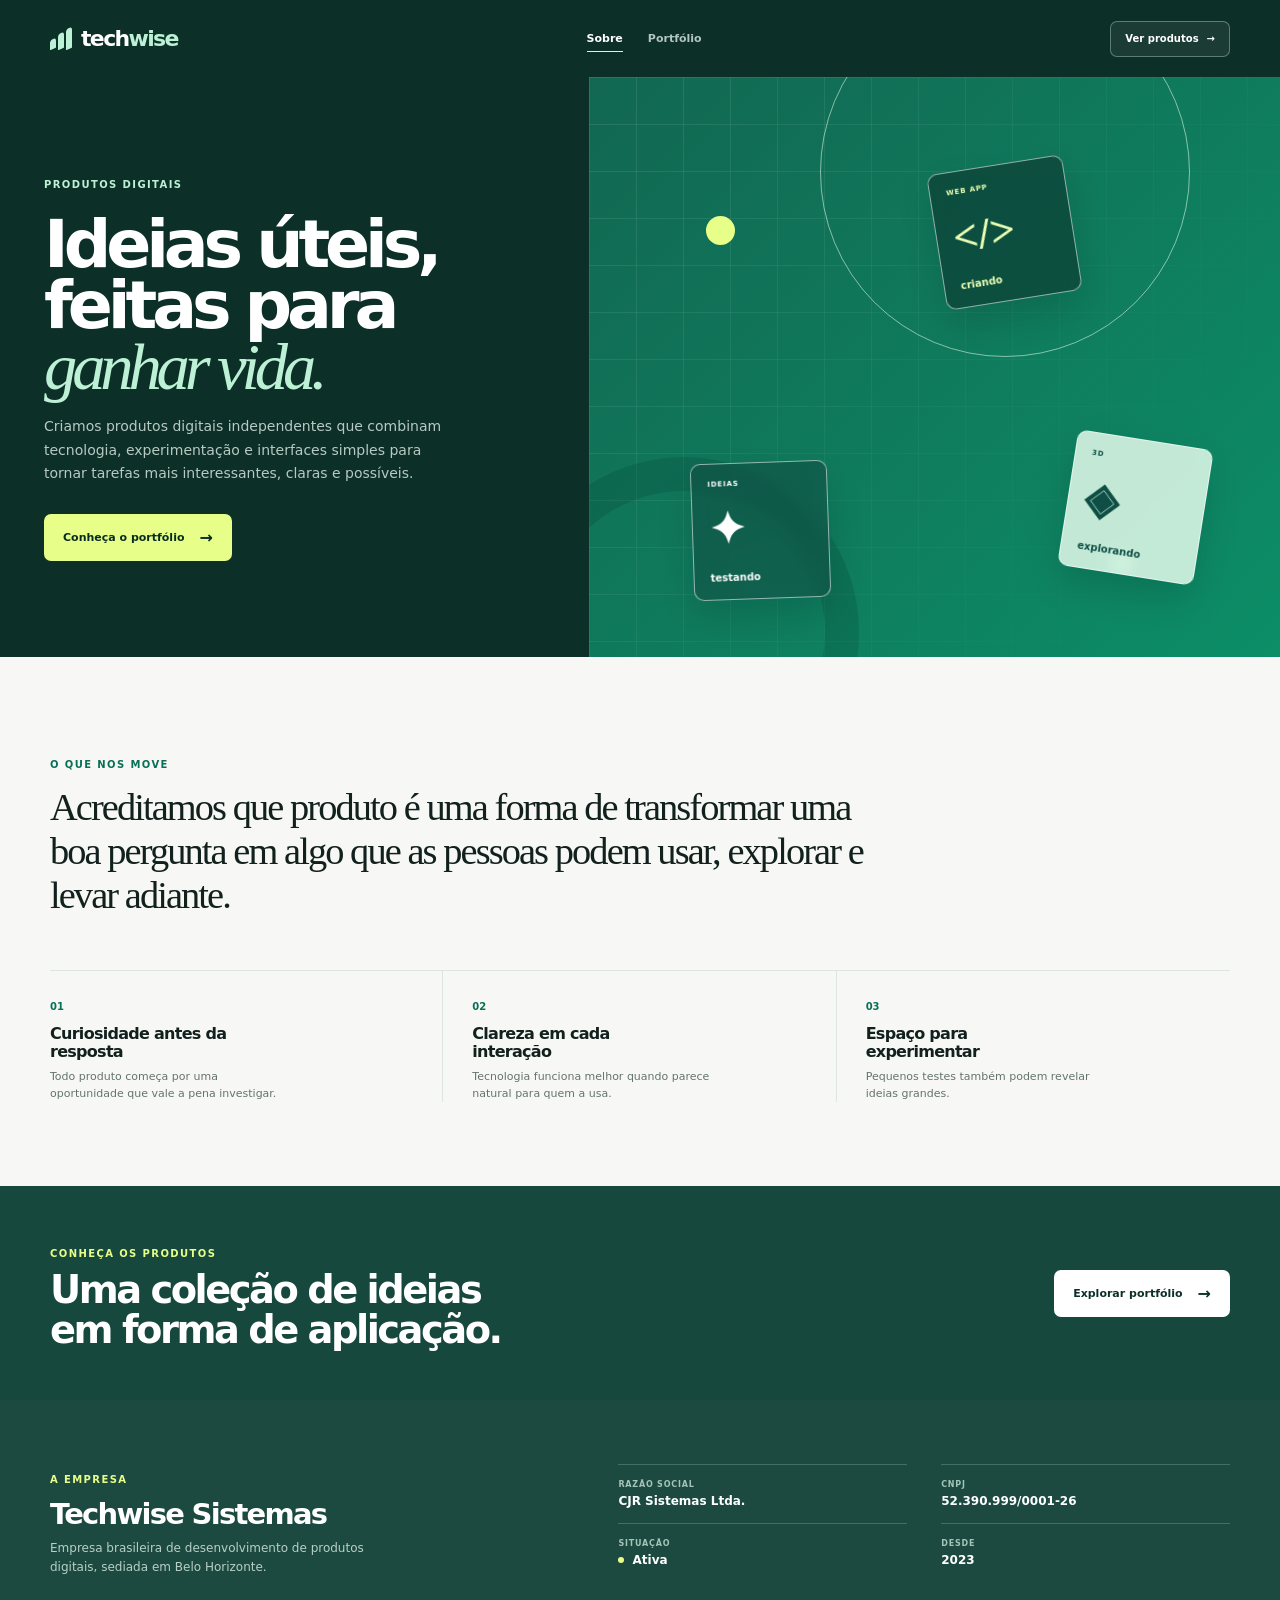
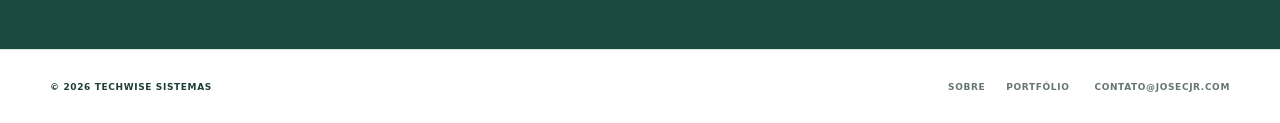
<file: index.html>
<!DOCTYPE html>
<html lang="pt-BR">
  <head>
    <meta charset="UTF-8">
    <meta name="viewport" content="width=device-width, initial-scale=1.0">
    <meta name="description" content="Techwise Sistemas cria produtos digitais independentes para explorar, criar e simplificar.">
    <meta name="theme-color" content="#0c3028">
    <title>Techwise Sistemas — Produtos digitais</title>
    <link rel="stylesheet" href="styles.css">
  </head>
  <body>
    <header class="site-header dark-header">
      <a class="brand" href="index.html" aria-label="Techwise Sistemas, página inicial"><span class="brand-mark" aria-hidden="true"><i></i><i></i><i></i></span><span>tech<span>wise</span></span></a>
      <button class="menu-toggle" type="button" aria-label="Abrir menu" aria-expanded="false" data-menu-toggle>☰</button>
      <nav class="site-nav" aria-label="Navegação principal" data-menu>
        <a class="nav-link is-current" href="index.html">Sobre</a>
        <a class="nav-link" href="portfolio/index.html">Portfólio</a>
      </nav>
      <a class="header-cta" href="portfolio/index.html">Ver produtos <span>→</span></a>
    </header>

    <main>
      <section class="hero">
        <div class="hero-copy content-wide">
          <p class="section-kicker">PRODUTOS DIGITAIS</p>
          <h1>Ideias úteis,<br>feitas para <em>ganhar vida.</em></h1>
          <p>Criamos produtos digitais independentes que combinam tecnologia, experimentação e interfaces simples para tornar tarefas mais interessantes, claras e possíveis.</p>
          <a class="button button-primary" href="portfolio/index.html">Conheça o portfólio <span>→</span></a>
        </div>
        <div class="hero-art" aria-hidden="true">
          <div class="art-grid"></div><i class="orbit orbit-one"></i><i class="orbit orbit-two"></i><i class="dot dot-one"></i><i class="dot dot-two"></i>
          <div class="product-tile tile-code"><small>WEB APP</small><strong>&lt;/&gt;</strong><span>criando</span></div>
          <div class="product-tile tile-3d"><small>3D</small><strong>◈</strong><span>explorando</span></div>
          <div class="product-tile tile-play"><small>IDEIAS</small><strong>✦</strong><span>testando</span></div>
        </div>
      </section>

      <section class="manifesto content-wide">
        <p class="section-kicker">O QUE NOS MOVE</p>
        <p class="manifesto-copy">Acreditamos que produto é uma forma de transformar uma boa pergunta em algo que as pessoas podem usar, explorar e levar adiante.</p>
        <div class="principles">
          <article><span>01</span><h2>Curiosidade antes da resposta</h2><p>Todo produto começa por uma oportunidade que vale a pena investigar.</p></article>
          <article><span>02</span><h2>Clareza em cada interação</h2><p>Tecnologia funciona melhor quando parece natural para quem a usa.</p></article>
          <article><span>03</span><h2>Espaço para experimentar</h2><p>Pequenos testes também podem revelar ideias grandes.</p></article>
        </div>
      </section>

      <section class="portfolio-prompt">
        <div class="content-wide portfolio-prompt-inner"><div><p class="section-kicker">CONHEÇA OS PRODUTOS</p><h2>Uma coleção de ideias<br>em forma de aplicação.</h2></div><a class="button button-light" href="portfolio/index.html">Explorar portfólio <span>→</span></a></div>
      </section>

      <section class="company-data">
        <div class="content-wide company-data-grid">
          <div><p class="section-kicker">A EMPRESA</p><h2>Techwise Sistemas</h2><p>Empresa brasileira de desenvolvimento de produtos digitais, sediada em Belo Horizonte.</p></div>
          <dl><div><dt>Razão social</dt><dd>CJR Sistemas Ltda.</dd></div><div><dt>CNPJ</dt><dd>52.390.999/0001-26</dd></div><div><dt>Situação</dt><dd><span class="active-dot"></span> Ativa</dd></div><div><dt>Desde</dt><dd>2023</dd></div></dl>
        </div>
      </section>
    </main>

    <footer class="site-footer"><div class="content-wide footer-inner"><span>© 2026 Techwise Sistemas</span><nav aria-label="Navegação do rodapé"><a href="index.html">Sobre</a><a href="portfolio/index.html">Portfólio</a></nav><a href="mailto:contato@josecjr.com">contato@josecjr.com</a></div></footer>
    <script src="app.js"></script>
  </body>
</html>
</file>
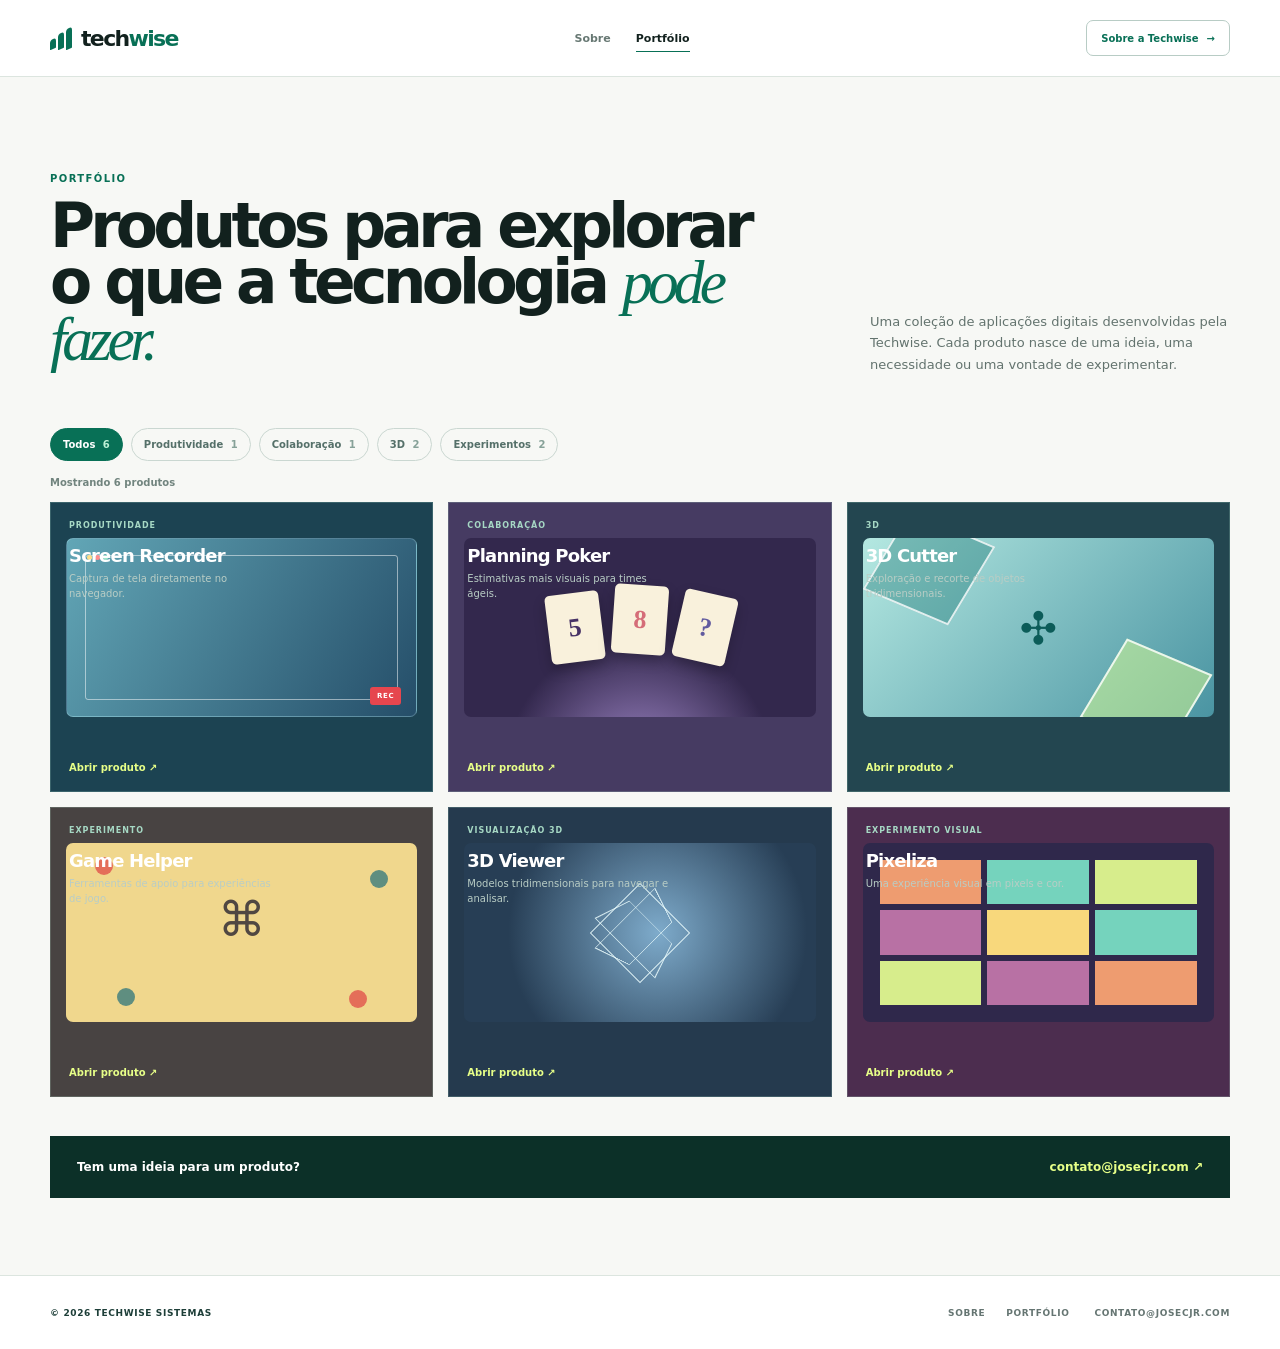
<file: portfolio/index.html>
<!DOCTYPE html>
<html lang="pt-BR">
  <head>
    <meta charset="UTF-8">
    <meta name="viewport" content="width=device-width, initial-scale=1.0">
    <meta name="description" content="Portfólio de produtos digitais desenvolvidos pela Techwise Sistemas.">
    <meta name="theme-color" content="#f7f8f5">
    <title>Portfólio — Techwise Sistemas</title>
    <link rel="stylesheet" href="../styles.css">
  </head>
  <body>
    <header class="site-header light-header">
      <a class="brand" href="../index.html" aria-label="Techwise Sistemas, página inicial"><span class="brand-mark" aria-hidden="true"><i></i><i></i><i></i></span><span>tech<span>wise</span></span></a>
      <button class="menu-toggle" type="button" aria-label="Abrir menu" aria-expanded="false" data-menu-toggle>☰</button>
      <nav class="site-nav" aria-label="Navegação principal" data-menu><a class="nav-link" href="../index.html">Sobre</a><a class="nav-link is-current" href="index.html">Portfólio</a></nav>
      <a class="header-cta" href="../index.html">Sobre a Techwise <span>→</span></a>
    </header>

    <main class="portfolio-main content-wide">
      <section class="portfolio-intro">
        <div><p class="section-kicker">PORTFÓLIO</p><h1>Produtos para explorar<br>o que a tecnologia <em>pode fazer.</em></h1></div>
        <p>Uma coleção de aplicações digitais desenvolvidas pela Techwise. Cada produto nasce de uma ideia, uma necessidade ou uma vontade de experimentar.</p>
      </section>

      <div class="filters" role="group" aria-label="Filtrar produtos">
        <button class="filter is-active" type="button" data-filter="todos">Todos <span>6</span></button>
        <button class="filter" type="button" data-filter="produtividade">Produtividade <span>1</span></button>
        <button class="filter" type="button" data-filter="colaboracao">Colaboração <span>1</span></button>
        <button class="filter" type="button" data-filter="3d">3D <span>2</span></button>
        <button class="filter" type="button" data-filter="experimentos">Experimentos <span>2</span></button>
      </div>
      <p class="filter-feedback" aria-live="polite">Mostrando 6 produtos</p>

      <section class="projects-grid" aria-label="Produtos da Techwise">
        <a class="project-card project-recorder" data-category="produtividade" href="https://screen-recorder.ne-xxi.com/" target="_blank" rel="noopener noreferrer"><span class="project-type">PRODUTIVIDADE</span><div class="project-art recorder-art" aria-hidden="true"><i></i><i></i><i></i><b>REC</b></div><div class="project-copy"><h2>Screen Recorder</h2><p>Captura de tela diretamente no navegador.</p></div><span class="project-link">Abrir produto ↗</span></a>
        <a class="project-card project-poker" data-category="colaboracao" href="https://planning-poker.josecjr.work/" target="_blank" rel="noopener noreferrer"><span class="project-type">COLABORAÇÃO</span><div class="project-art poker-art" aria-hidden="true"><i>5</i><i>8</i><i>?</i></div><div class="project-copy"><h2>Planning Poker</h2><p>Estimativas mais visuais para times ágeis.</p></div><span class="project-link">Abrir produto ↗</span></a>
        <a class="project-card project-cutter" data-category="3d" href="https://3d-cutter.ne-xxi.com/" target="_blank" rel="noopener noreferrer"><span class="project-type">3D</span><div class="project-art cutter-art" aria-hidden="true"><i></i><i></i><span>✣</span></div><div class="project-copy"><h2>3D Cutter</h2><p>Exploração e recorte de objetos tridimensionais.</p></div><span class="project-link">Abrir produto ↗</span></a>
        <a class="project-card project-helper" data-category="experimentos" href="https://game-helper.ne-xxi.com/" target="_blank" rel="noopener noreferrer"><span class="project-type">EXPERIMENTO</span><div class="project-art helper-art" aria-hidden="true"><span>⌘</span><i></i><i></i><i></i><i></i></div><div class="project-copy"><h2>Game Helper</h2><p>Ferramentas de apoio para experiências de jogo.</p></div><span class="project-link">Abrir produto ↗</span></a>
        <a class="project-card project-viewer" data-category="3d" href="https://3d-viewer.ne-xxi.com/" target="_blank" rel="noopener noreferrer"><span class="project-type">VISUALIZAÇÃO 3D</span><div class="project-art viewer-art" aria-hidden="true"><i></i><i></i><i></i></div><div class="project-copy"><h2>3D Viewer</h2><p>Modelos tridimensionais para navegar e analisar.</p></div><span class="project-link">Abrir produto ↗</span></a>
        <a class="project-card project-pixeliza" data-category="experimentos" href="https://pixeliza.ne-xxi.com/" target="_blank" rel="noopener noreferrer"><span class="project-type">EXPERIMENTO VISUAL</span><div class="project-art pixeliza-art" aria-hidden="true"><i></i><i></i><i></i><i></i><i></i><i></i><i></i><i></i><i></i></div><div class="project-copy"><h2>Pixeliza</h2><p>Uma experiência visual em pixels e cor.</p></div><span class="project-link">Abrir produto ↗</span></a>
      </section>

      <aside class="portfolio-note"><span>Tem uma ideia para um produto?</span><a href="mailto:contato@josecjr.com">contato@josecjr.com ↗</a></aside>
    </main>

    <footer class="site-footer"><div class="content-wide footer-inner"><span>© 2026 Techwise Sistemas</span><nav aria-label="Navegação do rodapé"><a href="../index.html">Sobre</a><a href="index.html">Portfólio</a></nav><a href="mailto:contato@josecjr.com">contato@josecjr.com</a></div></footer>
    <script src="../app.js"></script>
  </body>
</html>
</file>
<file: styles.css>
:root {
  --ink: #12211e;
  --muted: #63736e;
  --paper: #f7f8f5;
  --white: #fff;
  --line: #dce5df;
  --forest: #0c3028;
  --green: #087056;
  --mint: #bdf1d6;
  --lime: #e7ff88;
  --serif: Georgia, "Times New Roman", serif;
  --sans: Inter, ui-sans-serif, system-ui, -apple-system, BlinkMacSystemFont, "Segoe UI", sans-serif;
}

* { box-sizing: border-box; }
html { background: var(--paper); scroll-behavior: smooth; }
body { min-width: 320px; margin: 0; color: var(--ink); background: var(--paper); font-family: var(--sans); }
button { font: inherit; border: 0; cursor: pointer; } a { color: inherit; } button:focus-visible, a:focus-visible { outline: 3px solid var(--lime); outline-offset: 4px; }
.content-wide { width: min(1180px, calc(100% - 88px)); margin-right: auto; margin-left: auto; }
.section-kicker { display: block; color: var(--green); font-size: 10px; font-weight: 900; letter-spacing: .14em; line-height: 1.25; text-transform: uppercase; }

/* Header and footer */
.site-header { position: relative; display: flex; align-items: center; min-height: 77px; padding: 0 max(44px, calc((100vw - 1180px) / 2)); }.dark-header { color: white; background: var(--forest); }.light-header { border-bottom: 1px solid var(--line); background: white; }.brand { display: flex; align-items: center; gap: 8px; color: inherit; font-size: 22px; font-weight: 850; letter-spacing: -.075em; text-decoration: none; }.brand > span:last-child span { color: var(--mint); }.light-header .brand > span:last-child span { color: var(--green); }.brand-mark { display: inline-flex; align-items: end; gap: 2px; width: 23px; height: 21px; }.brand-mark i { display: block; width: 6px; border-radius: 4px 4px 1px 1px; background: var(--mint); transform: skewY(-23deg); }.brand-mark i:nth-child(1) { height: 10px; }.brand-mark i:nth-child(2) { height: 16px; }.brand-mark i:nth-child(3) { height: 21px; }.light-header .brand-mark i { background: var(--green); }
.site-nav { display: flex; gap: 25px; margin: 0 auto; }.nav-link { position: relative; padding: 9px 0; color: #b2c5bf; font-size: 11px; font-weight: 800; text-decoration: none; }.light-header .nav-link { color: #677873; }.nav-link::after { position: absolute; right: 0; bottom: 2px; left: 0; height: 1px; background: var(--lime); content: ""; opacity: 0; transform: scaleX(.3); transition: .16s ease; }.light-header .nav-link::after { background: var(--green); }.nav-link.is-current, .nav-link:hover { color: white; }.light-header .nav-link.is-current, .light-header .nav-link:hover { color: var(--ink); }.nav-link.is-current::after, .nav-link:hover::after { opacity: 1; transform: scaleX(1); }.header-cta { display: inline-flex; align-items: center; gap: 8px; min-height: 36px; padding: 0 14px; border: 1px solid rgba(218,242,231,.35); border-radius: 7px; color: white; background: rgba(255,255,255,.06); font-size: 10px; font-weight: 850; text-decoration: none; transition: .15s ease; }.light-header .header-cta { border-color: #b8ccc5; color: var(--green); background: transparent; }.header-cta:hover { color: var(--forest); background: var(--lime); }.menu-toggle { display: none; padding: 6px; color: inherit; background: transparent; font-size: 20px; }
.site-footer { border-top: 1px solid var(--line); background: white; }.footer-inner { display: flex; align-items: center; justify-content: flex-end; gap: 25px; min-height: 73px; color: #657572; font-size: 9px; font-weight: 750; letter-spacing: .07em; text-transform: uppercase; }.footer-inner > span { margin-right: auto; color: #1d3e38; font-weight: 900; }.footer-inner nav { display: flex; gap: 21px; }.footer-inner a { color: inherit; text-decoration: none; }.footer-inner a:hover { color: var(--green); }

/* Home */
.hero { display: grid; grid-template-columns: minmax(320px, .92fr) minmax(370px, 1.08fr); min-height: min(580px, calc(100vh - 77px)); color: white; background: var(--forest); }.hero-copy { display: flex; flex-direction: column; align-items: start; justify-content: center; padding: 78px 0 82px; }.hero .section-kicker { color: var(--mint); }.hero h1, .portfolio-intro h1 { margin: 12px 0 18px; font-size: clamp(49px, 5.2vw, 77px); font-weight: 680; letter-spacing: -.077em; line-height: .92; }.hero h1 em, .portfolio-intro h1 em { color: var(--mint); font-family: var(--serif); font-weight: 400; }.hero-copy > p:last-of-type { max-width: 420px; margin: 0 0 29px; color: #b8c9c3; font-size: 14px; line-height: 1.65; }.button { display: inline-flex; align-items: center; justify-content: center; gap: 15px; min-height: 47px; padding: 0 19px; border-radius: 7px; font-size: 11px; font-weight: 900; text-decoration: none; transition: .16s ease; }.button:hover { transform: translateY(-2px); }.button span { font-size: 16px; }.button-primary { color: #092c22; background: var(--lime); }.button-primary:hover { background: #f0ffad; }.button-light { color: var(--forest); background: white; }.button-light:hover { background: var(--lime); }
.hero-art { position: relative; min-height: 420px; overflow: hidden; background: linear-gradient(135deg, #126752, #0c8e67); }.art-grid { position: absolute; inset: 0; opacity: .28; background-image: linear-gradient(rgba(230,255,242,.38) 1px, transparent 1px), linear-gradient(90deg, rgba(230,255,242,.38) 1px, transparent 1px); background-size: 47px 47px; mask-image: linear-gradient(120deg, #000, transparent 85%); }.orbit { position: absolute; border: 1px solid rgba(233,255,232,.55); border-radius: 50%; }.orbit-one { top: -90px; right: 13%; width: 370px; height: 370px; }.orbit-two { bottom: -150px; left: -80px; width: 350px; height: 350px; border-width: 34px; border-color: rgba(2,57,44,.19); }.dot { position: absolute; width: 29px; height: 29px; border-radius: 50%; background: var(--lime); }.dot-one { top: 24%; left: 17%; }.dot-two { right: 22%; bottom: 15%; width: 14px; height: 14px; background: #c5f7e0; }.product-tile { position: absolute; z-index: 2; display: grid; width: 137px; height: 137px; padding: 16px; border: 1px solid rgba(255,255,255,.55); border-radius: 10px; box-shadow: 0 17px 37px rgba(0,52,39,.22); backdrop-filter: blur(8px); }.product-tile small { font-size: 7px; font-weight: 900; letter-spacing: .12em; }.product-tile strong { align-self: center; font-family: var(--serif); font-size: 44px; line-height: .7; }.product-tile span { align-self: end; font-size: 10px; font-weight: 800; }.tile-code { top: 15%; right: 30%; color: #eaffb4; background: rgba(10,61,50,.7); transform: rotate(-9deg); }.tile-3d { right: 11%; bottom: 14%; color: #0e4e44; background: rgba(235,255,240,.82); transform: rotate(9deg); }.tile-play { bottom: 10%; left: 15%; color: white; background: rgba(15,73,64,.55); transform: rotate(-2deg); }
.manifesto { padding: 92px 0 84px; }.manifesto-copy { max-width: 850px; margin: 13px 0 53px; color: var(--ink); font-family: var(--serif); font-size: clamp(28px, 3vw, 40px); letter-spacing: -.05em; line-height: 1.15; }.principles { display: grid; grid-template-columns: repeat(3, 1fr); border-top: 1px solid var(--line); }.principles article { padding: 24px 29px 0 0; border-right: 1px solid var(--line); }.principles article + article { padding-left: 29px; }.principles article:last-child { border: 0; }.principles span { color: var(--green); font-size: 10px; font-weight: 900; }.principles h2 { max-width: 200px; margin: 11px 0 8px; font-size: 16px; letter-spacing: -.045em; line-height: 1.1; }.principles p { max-width: 245px; margin: 0; color: var(--muted); font-size: 11px; line-height: 1.55; }
.portfolio-prompt { color: white; background: #16483d; }.portfolio-prompt-inner { display: flex; align-items: center; justify-content: space-between; gap: 30px; min-height: 214px; }.portfolio-prompt .section-kicker { color: var(--lime); }.portfolio-prompt h2 { margin: 10px 0 0; font-size: clamp(28px, 3vw, 40px); letter-spacing: -.065em; line-height: 1.02; }.company-data { color: white; background: #1d4a40; }.company-data-grid { display: grid; grid-template-columns: .9fr 1.1fr; gap: 68px; padding-top: 64px; padding-bottom: 67px; }.company-data .section-kicker { color: var(--lime); }.company-data h2 { margin: 10px 0 8px; font-size: 29px; letter-spacing: -.06em; }.company-data > .company-data-grid > div > p:last-child { max-width: 330px; margin: 0; color: #b7d0c6; font-size: 12px; line-height: 1.6; }.company-data dl { display: grid; grid-template-columns: 1fr 1fr; gap: 0 34px; margin: 0; }.company-data dl > div { padding: 15px 0; border-top: 1px solid rgba(212,242,229,.22); }.company-data dt { margin-bottom: 5px; color: #a4c5b8; font-size: 8px; font-weight: 850; letter-spacing: .1em; text-transform: uppercase; }.company-data dd { margin: 0; font-size: 12px; font-weight: 800; }.active-dot { display: inline-block; width: 6px; height: 6px; margin: 0 4px 1px 0; border-radius: 50%; background: var(--lime); }

/* Portfolio */
.portfolio-main { padding-top: 86px; padding-bottom: 77px; }.portfolio-intro { display: flex; align-items: end; justify-content: space-between; gap: 40px; }.portfolio-intro h1 { color: var(--ink); font-size: clamp(46px, 4.8vw, 70px); }.portfolio-intro h1 em { color: var(--green); }.portfolio-intro > p { max-width: 360px; margin: 0 0 10px; color: var(--muted); font-size: 13px; line-height: 1.65; }.filters { display: flex; flex-wrap: wrap; gap: 8px; margin-top: 43px; }.filter { min-height: 33px; padding: 0 12px; border: 1px solid #cad7d1; border-radius: 999px; color: #557069; background: transparent; font-size: 10px; font-weight: 800; transition: .15s ease; }.filter span { margin-left: 4px; color: #86a198; }.filter:hover, .filter.is-active { border-color: var(--green); color: white; background: var(--green); }.filter.is-active span { color: var(--mint); }.filter-feedback { min-height: 15px; margin: 16px 0 10px; color: #71847e; font-size: 10px; font-weight: 750; }
.projects-grid { display: grid; grid-template-columns: repeat(3, 1fr); gap: 15px; }.project-card { position: relative; display: flex; min-height: 290px; flex-direction: column; padding: 18px; overflow: hidden; border: 1px solid rgba(191,241,216,.19); color: white; background: #164038; text-decoration: none; transition: transform .18s ease, border-color .18s ease; }.project-card:hover { z-index: 1; border-color: var(--mint); transform: translateY(-5px); }.project-card.is-filtered { display: none; }.project-type { position: relative; z-index: 2; color: #a6d8c4; font-size: 8px; font-weight: 900; letter-spacing: .12em; }.project-card h2 { position: relative; z-index: 2; margin: 15px 0 5px; font-size: 18px; letter-spacing: -.045em; }.project-card p { position: relative; z-index: 2; max-width: 210px; margin: 0; color: #b9cdc5; font-size: 10px; line-height: 1.5; }.project-link { position: relative; z-index: 2; margin-top: auto; color: var(--lime); font-size: 10px; font-weight: 900; }.project-art { position: absolute; inset: 35px 15px 74px; overflow: hidden; border-radius: 7px; }.project-recorder { background: #1c4352; }.recorder-art { border: 1px solid rgba(205,246,255,.24); background: linear-gradient(120deg, #62a6b6, #254e69); }.recorder-art::before { position: absolute; inset: 16px 18px; border: 1px solid rgba(255,255,255,.5); border-radius: 3px; content: ""; }.recorder-art i { position: absolute; width: 5px; height: 5px; border-radius: 50%; background: #ffdf87; }.recorder-art i:nth-child(1) { top: 16px; left: 20px; }.recorder-art i:nth-child(2) { top: 16px; left: 28px; background: #ff8c8c; }.recorder-art i:nth-child(3) { top: 16px; left: 36px; background: #9de6ca; }.recorder-art b { position: absolute; right: 15px; bottom: 11px; padding: 5px 7px; border-radius: 3px; color: white; background: #e6464e; font-size: 7px; letter-spacing: .1em; }.project-poker { background: #463b62; }.poker-art { display: flex; align-items: center; justify-content: center; gap: 11px; background: radial-gradient(circle at 50% 130%, #a289ca, transparent 46%), #33284d; }.poker-art i { display: grid; width: 54px; height: 69px; place-items: center; border-radius: 5px; color: #473265; background: #f9f1dc; box-shadow: 0 6px 13px rgba(0,0,0,.24); font-family: var(--serif); font-size: 26px; font-style: normal; font-weight: 700; transform: rotate(-7deg); }.poker-art i:nth-child(2) { margin-top: -17px; color: #d56d78; transform: rotate(4deg); }.poker-art i:nth-child(3) { color: #625b9f; transform: rotate(13deg); }.project-cutter { background: #234650; }.cutter-art { background: linear-gradient(135deg, #b4e8e1, #4a94a2); }.cutter-art i { position: absolute; width: 92px; height: 92px; border: 2px solid rgba(255,255,255,.8); transform: rotate(31deg) skewY(-8deg); }.cutter-art i:nth-child(1) { top: -16px; left: 20px; background: rgba(8,104,101,.34); }.cutter-art i:nth-child(2) { right: 22px; bottom: -25px; background: rgba(219,255,143,.5); }.cutter-art span { position: absolute; top: 50%; left: 50%; color: #0c5c59; font-size: 45px; transform: translate(-50%, -50%); }.project-helper { background: #484342; }.helper-art { background: #f0d78d; }.helper-art > span { position: absolute; top: 27%; left: 50%; color: #504742; font-size: 48px; transform: translateX(-50%); }.helper-art i { position: absolute; width: 18px; height: 18px; border-radius: 50%; background: #e46e59; }.helper-art i:nth-of-type(1) { top: 14px; left: 29px; }.helper-art i:nth-of-type(2) { top: 27px; right: 29px; background: #5f8e80; }.helper-art i:nth-of-type(3) { bottom: 16px; left: 51px; background: #5f8e80; }.helper-art i:nth-of-type(4) { right: 50px; bottom: 14px; }.project-viewer { background: #253a4e; }.viewer-art { perspective: 180px; background: radial-gradient(circle at 55% 50%, #7eabcb, #273e55 70%); }.viewer-art i { position: absolute; top: 50%; left: 50%; display: block; width: 71px; height: 71px; border: 1px solid rgba(239,255,255,.84); transform-style: preserve-3d; transform: translate(-50%, -50%) rotate(45deg); }.viewer-art i:nth-child(2) { transform: translate(-50%, -50%) rotate(45deg) rotateX(60deg); }.viewer-art i:nth-child(3) { transform: translate(-50%, -50%) rotate(45deg) rotateY(60deg); }.project-pixeliza { background: #4c2d4f; }.pixeliza-art { display: grid; grid-template-columns: repeat(3, 1fr); grid-template-rows: repeat(3, 1fr); gap: 6px; padding: 17px; background: #2f284b; }.pixeliza-art i { background: #ee9c70; }.pixeliza-art i:nth-child(2), .pixeliza-art i:nth-child(6) { background: #75d3bd; }.pixeliza-art i:nth-child(3), .pixeliza-art i:nth-child(7) { background: #d7ed8c; }.pixeliza-art i:nth-child(4), .pixeliza-art i:nth-child(8) { background: #b871a4; }.pixeliza-art i:nth-child(5) { background: #f8d87c; }.portfolio-note { display: flex; justify-content: space-between; gap: 20px; margin: 39px 0 0; padding: 24px 27px; color: white; background: var(--forest); font-size: 12px; font-weight: 750; }.portfolio-note a { color: var(--lime); font-weight: 900; text-decoration: none; }

@media (max-width: 900px) { .content-wide { width: min(100% - 56px, 1180px); }.site-header { padding-right: 28px; padding-left: 28px; }.hero { grid-template-columns: minmax(290px, .9fr) minmax(320px, 1.1fr); }.hero-copy { padding-top: 55px; padding-bottom: 55px; }.hero h1 { font-size: 57px; }.projects-grid { gap: 11px; }.project-card { min-height: 255px; }.portfolio-main { padding-top: 64px; } }
@media (max-width: 680px) {
  .content-wide { width: calc(100% - 48px); }.site-header { min-height: 65px; padding: 0 24px; }.brand { font-size: 20px; }.site-nav, .header-cta { display: none; }.menu-toggle { display: block; margin-left: auto; }.site-header.is-menu-open .site-nav { position: absolute; top: 65px; right: 0; left: 0; z-index: 5; display: grid; gap: 0; padding: 8px 24px 14px; background: var(--forest); box-shadow: 0 10px 20px rgba(0,0,0,.15); }.light-header.is-menu-open .site-nav { border-bottom: 1px solid var(--line); background: white; }.site-header.is-menu-open .nav-link { width: 100%; padding: 12px 0; text-align: left; }.site-header.is-menu-open .nav-link::after { right: auto; width: 25px; }
  .hero { display: block; }.hero-copy { min-height: 383px; padding-top: 59px; padding-bottom: 52px; }.hero h1, .portfolio-intro h1 { font-size: 48px; }.hero-copy > p:last-of-type { font-size: 13px; }.hero-art { min-height: 290px; }.tile-code { top: 11%; right: 27%; }.tile-3d { right: 10%; }.tile-play { left: 12%; }.manifesto { padding-top: 61px; padding-bottom: 56px; }.manifesto-copy { margin-bottom: 35px; font-size: 27px; }.principles { grid-template-columns: 1fr; }.principles article, .principles article + article { padding: 17px 0; border-right: 0; border-bottom: 1px solid var(--line); }.principles article:last-child { border-bottom: 0; }.principles h2 { max-width: none; }.principles p { max-width: 285px; }.portfolio-prompt-inner { display: block; min-height: 0; padding-top: 43px; padding-bottom: 43px; }.portfolio-prompt h2 { font-size: 30px; }.portfolio-prompt .button { margin-top: 24px; }.company-data-grid { display: block; padding-top: 49px; padding-bottom: 43px; }.company-data h2 { font-size: 27px; }.company-data dl { margin-top: 28px; }.footer-inner { min-height: 62px; gap: 12px; font-size: 7px; }.footer-inner nav { display: none; }.footer-inner > a { max-width: 160px; overflow: hidden; text-overflow: ellipsis; white-space: nowrap; }
  .portfolio-main { padding-top: 55px; padding-bottom: 55px; }.portfolio-intro { display: block; }.portfolio-intro > p { margin-top: 20px; font-size: 12px; }.filters { gap: 6px; margin-top: 30px; }.filter { min-height: 30px; padding: 0 10px; font-size: 8px; }.projects-grid { grid-template-columns: 1fr 1fr; gap: 9px; }.project-card { min-height: 218px; padding: 12px; }.project-art { right: 10px; bottom: 61px; left: 10px; }.project-card h2 { margin-top: 10px; font-size: 13px; }.project-card p { font-size: 8px; }.project-type, .project-link { font-size: 7px; }.poker-art i { width: 34px; height: 45px; font-size: 18px; }.portfolio-note { display: block; margin-top: 24px; padding: 20px; }.portfolio-note a { display: block; margin-top: 9px; }
}
</file>
